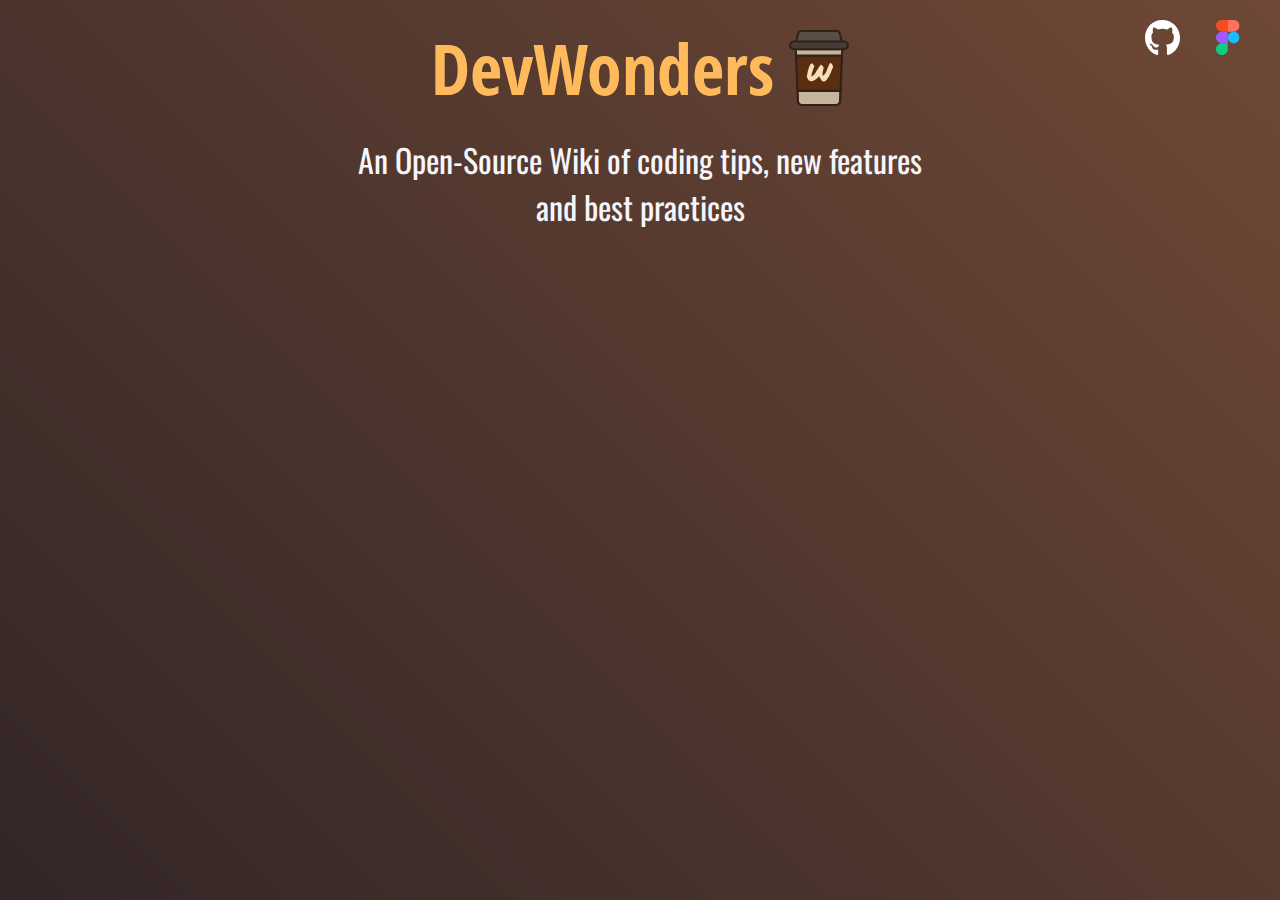
<file: index.html>
<!DOCTYPE html>
<html lang="en">

<head>
    <meta charset="UTF-8">
    <meta name="viewport" content="width=device-width, initial-scale=1.0">
    <meta name="theme-color" content="#54342f">
    <link rel="icon" href="./public/icons/favicon.svg" type="image/x-icon">
    <link rel="stylesheet" href="css/global.css">
    <link rel="stylesheet" href="css/home.css">
    <script src="./js/glow.js" defer></script>
    <title>DevWonders</title>
</head>

<body>
    <div>
        <h1 translate="no">DevWonders</h1>
        <img src="./public/icons/favicon.svg" alt="Logo">
    </div>
    <a target="_blank" href="https://github.com/LDrawe/devwonders">
        <img class="socials" src="./public/icons/github.svg" alt="Github Logo" style="--right: 100px">
    </a>
    <a target="_blank"
        href="https://www.figma.com/file/MgxD8j0oAzcquhuCH9x4Hq/DevWonders?type=design&node-id=4%3A9&mode=design&t=KMVYThqEfEpXnkc6-1">
        <img class="socials" src="./public/icons/figma.svg" alt="Figma Logo" style="--right: 40px">
    </a>
    <h2>An Open-Source Wiki of coding tips, new features and best practices</h2>
    <div id="cards">
        <a class="card" style="--border-color: var(--html); --index: 0" href="./pages/html.html">
            <img src="./public/icons/html.svg" alt="HTML Logo">
        </a>
        <a class="card" style="--border-color: var(--css); --index: 1" href="./pages/css.html">
            <img src="./public/icons/css.svg" alt="CSS Logo">
        </a>
        <a class="card" style="--border-color: var(--js); --index: 2" href="./pages/js.html">
            <img src="./public/icons/js.svg" alt="Javascript Logo">
        </a>
        <a class="card" style="--border-color: var(--html); --index: 2" href="./pages/git.html">
            <img src="./public/icons/git.svg" alt="Git Logo">
        </a>
    </div>
</body>

</html>
</file>
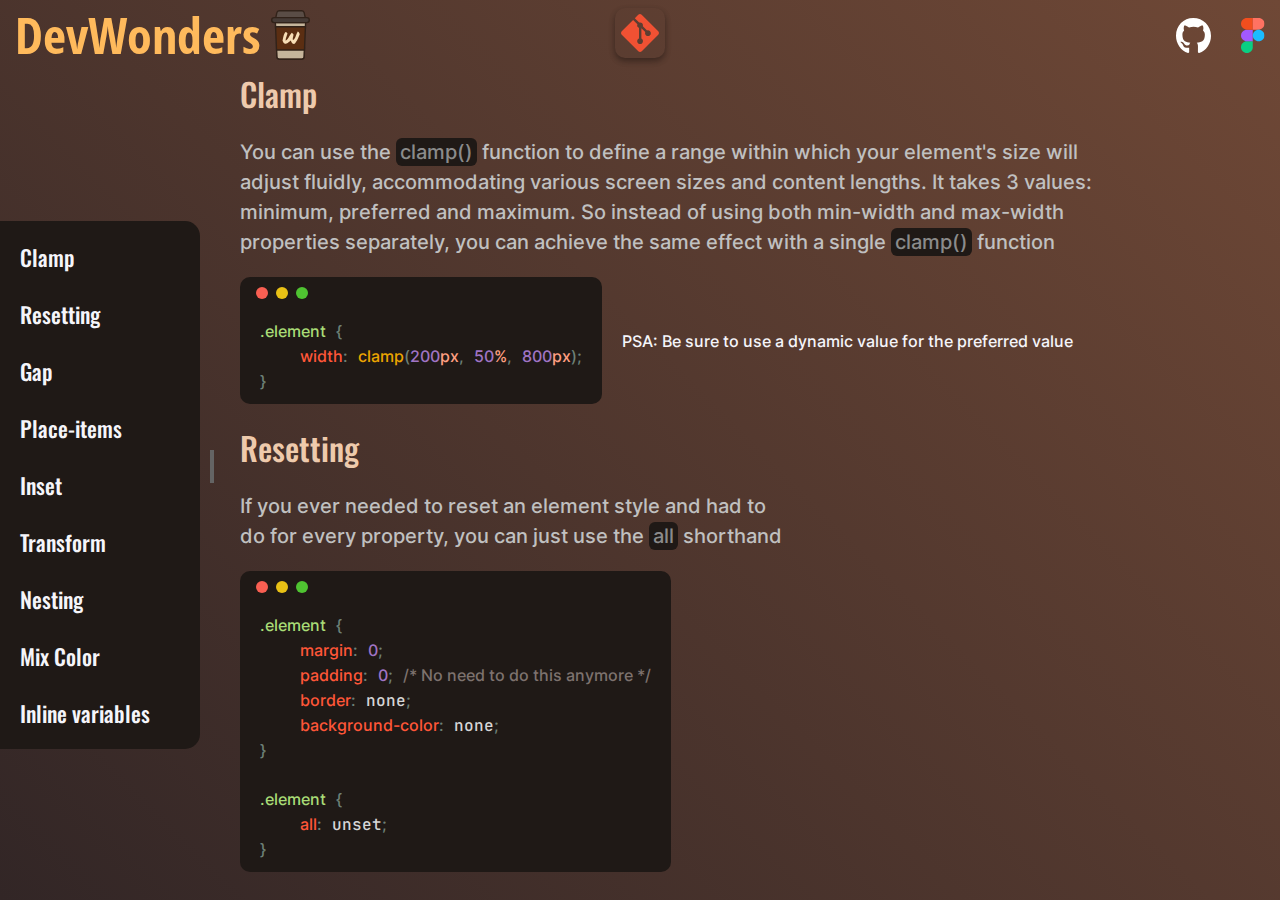
<file: pages/css.html>
<!DOCTYPE html>
<html lang="en">

<head>
    <meta charset="UTF-8">
    <meta name="viewport" content="width=device-width, initial-scale=1.0">
    <meta name="theme-color" content="#54342f">
    <link rel="icon" href="../public/icons/favicon.svg" type="image/x-icon">
    <link rel="stylesheet" href="../css/global.css">
    <link rel="stylesheet" href="../css/styles.css">
    <link rel="stylesheet" href="../css/prism.css">
    <script src="../js/nav.js" defer></script>
    <script src="../js/prism.js" defer></script>
    <script src="../js/sidebar.js" defer></script>
    <title>DevWonders</title>
</head>

<body>
    <header>
        <a href="../index.html">
            <h1>DevWonders</h1>
            <img src="../public/icons/favicon.svg" alt="Logo">
        </a>
        <div id="dropdown_container">
            <img src="../public/icons/git.svg" alt="Git logo">
            <nav>
                <ul>
                    <li><a style="--color: var(--html)" href="html.html">HTML</a></li>
                    <li><a style="--color: var(--js)" href="js.html">JavaScript</a></li>
                    <li><a style="--color: var(--html)" href="git.html">Git</a></li>
                </ul>
            </nav>
        </div>
        <div class="socials">
            <a target="_blank" href="https://github.com/LDrawe/devwonders">
                <img class="socials" src="../public/icons/github.svg" alt="Github Logo" style="--right: 100px">
            </a>
            <a target="_blank"
                href="https://www.figma.com/file/MgxD8j0oAzcquhuCH9x4Hq/DevWonders?type=design&node-id=4%3A9&mode=design&t=KMVYThqEfEpXnkc6-1">
                <img class="socials" src="../public/icons/figma.svg" alt="Figma Logo" style="--right: 40px">
            </a>
        </div>
    </header>
    <main>
        <nav>
            <ul>
            </ul>
        </nav>
        <article>
            <button id="rtn-btn" title="Return to top" type="button">
                <img src="../public/icons/up.svg" alt="Return to top" height="30">
            </button>
            <button id="sidebar-Control" title="Toggle sidebar" type="button">
                <span></span>
            </button>
            <section>
                <h2>
                    Clamp
                </h2>
                <p>
                    You can use the <span class="keyword">clamp()</span> function to define a range within which your element's size will adjust
                    fluidly, accommodating
                    various screen sizes and content lengths. It takes 3 values: minimum, preferred and maximum.
                    So instead of using both min-width and max-width properties separately, you
                    can achieve the same effect with a single <span class="keyword">clamp()</span> function
                </p>
                <div>
                    <div>
                        <div class="language-control">
                            <span></span>
                        </div>
                        <pre>
                            <code class="language-css code-block">
                                .element {
                                    width: clamp(200px, 50%, 800px);
                                }
                            </code>
                        </pre>
                    </div>
                    <span>PSA: Be sure to use a dynamic value for the preferred value</span>
                </div>
            </section>
            <Section>
                <h2>
                    Resetting
                </h2>
                <p>
                    If you ever needed to reset an element style and had to do for every property, you can just use the
                    <span class="keyword">all</span> shorthand
                </p>
                <div>
                    <div>
                        <div class="language-control">
                            <span></span>
                        </div>
                        <pre>
                            <code class="language-css code-block">
                                .element {
                                    margin: 0;
                                    padding: 0; /* No need to do this anymore */
                                    border: none;
                                    background-color: none;
                                }

                                .element {
                                    all: unset;
                                }
                            </code>
                        </pre>
                    </div>
                </div>
            </Section>
            <section>
                <h2>
                    Gap
                </h2>
                <p>
                    Getting consistent spacing between elements often involved
                    meticulously setting margins on the elements individually.
                    For this you can use the <span class="keyword">gap</span> property.
                    It's a shorthand for <span class="keyword">row-gap</span> and <span class="keyword">column-gap</span>. It defines the size of the gap
                    between the rows and between the columns in flexbox or grid layout.
                    No need to manually set margin for each element anymore!
                </p>
                <div>
                    <div>
                        <div class="language-control">
                            <span></span>
                        </div>
                        <pre>
                            <code class="language-css code-block">
                                .element {
                                    gap: 50px;
                                }
                            </code>
                        </pre>
                    </div>
                </div>
            </section>
            <section>
                <h2>
                    Place-items
                </h2>
                <p>
                    Speaking of grid, <span class="keyword">place-items</span> is also a shorthand, for align-items and justify-items, meaning you
                    can now center your divs with less lines of code
                </p>
                <div>
                    <div>
                        <div class="language-control">
                            <span></span>
                        </div>
                        <pre>
                            <code class="language-css code-block">
                                .element {
                                    place-items: center;
                                }
                            </code>
                        </pre>
                    </div>
                </div>
            </section>
            <section>
                <h2>
                    Inset
                </h2>
                <p>
                    Ever needed to manually set the <span class="keyword">top</span>, <span class="keyword">right</span>, <span class="keyword">bottom</span> and <span class="keyword">left</span> property of an element? This css
                    property is a shorthand for these, respectively
                </p>
                <div>
                    <div>
                        <div class="language-control">
                            <span></span>
                        </div>
                        <pre>
                            <code class="language-css code-block">
                                .element {
                                    inset: 0 10px 20px 20px; 
                                    /* top, right, bottom and left */
                                }
                            </code>
                        </pre>
                    </div>
                </div>
            </section>
            <section>
                <h2>
                    Transform
                </h2>
                <p>
                    You can also strip the <span class="keyword">scale</span>, <span class="keyword">rotate</span> and <span class="keyword">translate</span> out of the transform property and use them
                    individually
                </p>
                <div>
                    <div>
                        <div class="language-control">
                            <span></span>
                        </div>
                        <pre>
                            <code class="language-css code-block">
                                .element {
                                    scale: 2;
                                    rotate: 90deg;
                                    translate: 50px;
                                }
                            </code>
                        </pre>
                    </div>
                </div>
            </section>
            <section>
                <h2>
                    Nesting
                </h2>
                <p>
                    One of the primary reasons I've used SASS was because of it's rule nesting, something CSS didn't
                    have. Well not anymore, as of December 2023, this feature works across the latest devices and major
                    browser versions. It allows you to write CSS in a more concise way, eliminating tons of duplicate
                    rule selectors from you code
                </p>
                <div>
                    <div>
                        <div class="language-control">
                            <span></span>
                        </div>
                        <pre>
                            <code class="language-css code-block">
                                .grid {
                                    .card {
                                        background: blue;
                                    }
                                }
                            </code>
                        </pre>
                    </div>
                </div>
            </section>
            <section>
                <h2>
                    Mix Color
                </h2>
                <p>
                    This is a function that take 2 colors as arguments and mixes them in the specified colorspace.
                    Mostly useful for when you have a list of elements and want to create a gradient at different levels
                </p>
                <div>
                    <div>
                        <div class="language-control">
                            <span></span>
                        </div>
                        <pre>
                            <code class="language-css code-block">
                                .button {
                                    background-color: color-mix(in srgb, red, blue);
                                }
                            </code>
                        </pre>
                    </div>
                    <button style="background-color: color-mix(in srgb, red, blue);">Send</button>
                </div>
            </section>
            <section>
                <h2>
                    Inline variables
                </h2>
                <p>
                    This section is a mix between HTML and CSS and kind more of an . But let's suppose you have 3
                    texts and they're all
                    different colors. You'd probably do this:
                </p>
                <div>
                    <div>
                        <div class="language-control">
                            <span></span>
                        </div>
                        <pre>
                            <code class="language-css code-block">
                                .text1 {
                                    color: orange;
                                }
                                .text2 {
                                    color: blue;
                                }
                                .text3 {
                                    color: yellow;
                                }
                            </code>
                        </pre>
                    </div>
                </div>
                <p>
                    You can simplify this CSS by giving each span an inline variable with it's color
                </p>
                <div>
                    <div>
                        <div class="language-control">
                            <span></span>
                        </div>
                        <pre>
                            <code class="language-html code-block"><!--
                                <span style="--color: orange">HTML</span>
                                <span style="--color: blue">CSS</span>
                                <span style="--color: yellow">JS</span>
                        --></code>
                        </pre>
                    </div>
                    <div>
                        <div class="language-control">
                            <span></span>
                        </div>
                        <pre>
                            <code class="language-css code-block">
                                span {
                                    color: var(--color);
                                }
                            </code>
                        </pre>
                    </div>
                </div>
            </section>
        </article>
    </main>
</body>

</html>
</file>
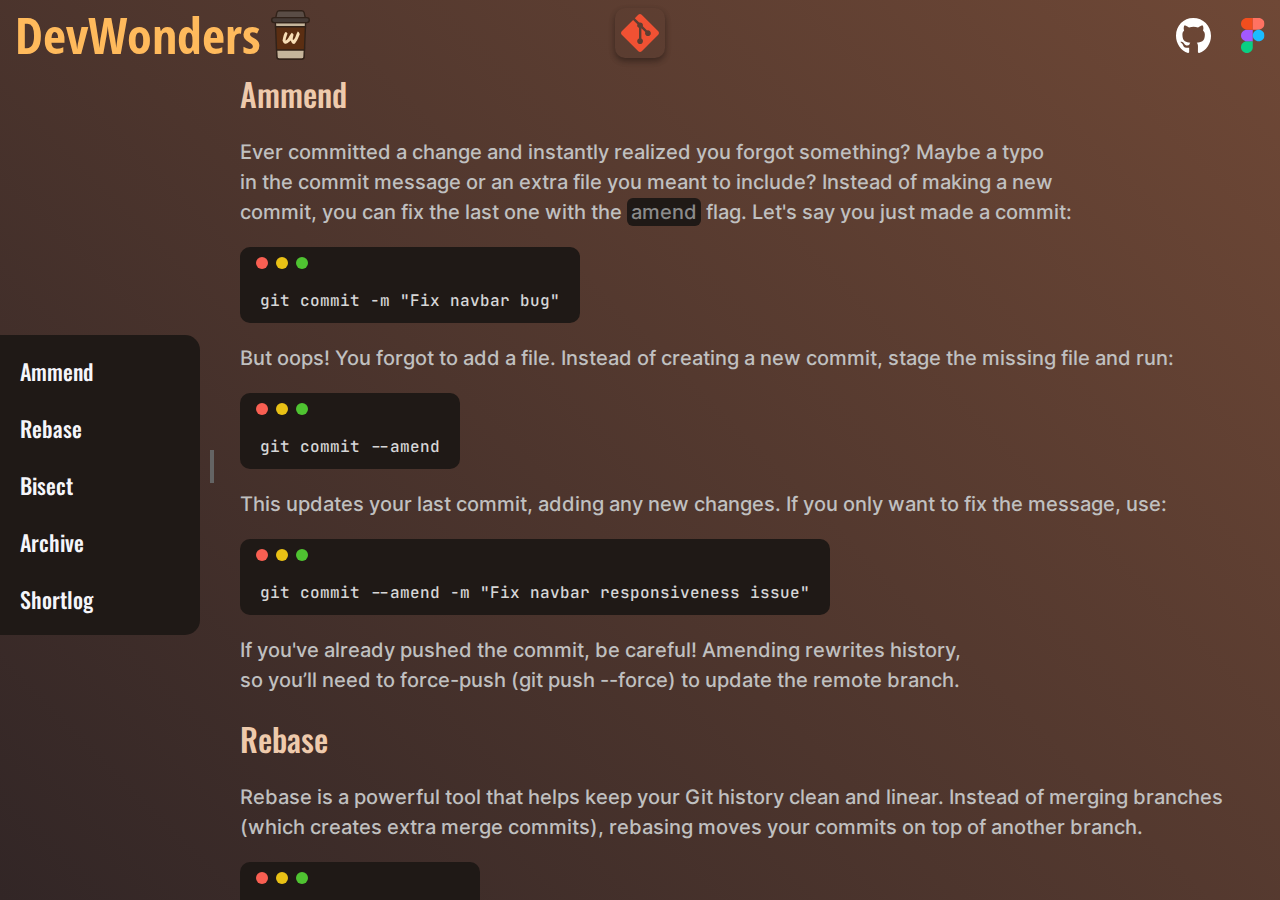
<file: pages/git.html>
<!DOCTYPE html>
<html lang="en">

<head>
    <meta charset="UTF-8">
    <meta name="viewport" content="width=device-width, initial-scale=1.0">
    <meta name="theme-color" content="#54342f">
    <link rel="icon" href="../public/icons/favicon.svg" type="image/x-icon">
    <link rel="stylesheet" href="../css/global.css">
    <link rel="stylesheet" href="../css/styles.css">
    <link rel="stylesheet" href="../css/prism.css">
    <script src="../js/nav.js" defer></script>
    <script src="../js/prism.js" defer></script>
    <script src="../js/sidebar.js" defer></script>
    <title>DevWonders</title>
</head>

<body>
    <header>
        <a href="../index.html">
            <h1>DevWonders</h1>
            <img src="../public/icons/favicon.svg" alt="Logo">
        </a>
        <div id="dropdown_container">
            <img src="../public/icons/git.svg" alt="Git logo">
            <nav>
                <ul>
                    <li><a style="--color: var(--html)" href="html.html">HTML</a></li>
                    <li><a style="--color: var(--css)" href="css.html">CSS</a></li>
                    <li><a style="--color: var(--js)" href="js.html">JavaScript</a></li>
                </ul>
            </nav>
        </div>
        <div class="socials">
            <a target="_blank" href="https://github.com/LDrawe/devwonders">
                <img class="socials" src="../public/icons/github.svg" alt="Github Logo" style="--right: 100px">
            </a>
            <a target="_blank"
                href="https://www.figma.com/file/MgxD8j0oAzcquhuCH9x4Hq/DevWonders?type=design&node-id=4%3A9&mode=design&t=KMVYThqEfEpXnkc6-1">
                <img class="socials" src="../public/icons/figma.svg" alt="Figma Logo" style="--right: 40px">
            </a>
        </div>
    </header>
    <main>
        <nav>
            <ul>
            </ul>
        </nav>
        <article>
            <button id="rtn-btn" title="Return to top" type="button">
                <img src="../public/icons/up.svg" alt="Return to top" height="30">
            </button>
            <button id="sidebar-Control" title="Toggle sidebar" type="button" aria-label="Toggle sidebar">
                <span></span>
            </button>
            <section>
                <h2>
                    Ammend
                </h2>
                <p>
                    Ever committed a change and instantly realized you forgot something? Maybe a typo in the commit
                    message or an extra file you meant to include? Instead of making a new commit, you can fix the last
                    one with the <span class="keyword">amend</span> flag. Let's say you just made a commit:
                </p>
                <div>
                    <div>
                        <div class="language-control">
                            <span></span>
                        </div>
                        <pre>
                            <code class="language-bash code-block">
                                git commit -m "Fix navbar bug"
                            </code>
                        </pre>
                    </div>
                </div>
                <p>
                    But oops! You forgot to add a file. Instead of creating a new commit, stage the missing file and
                    run:
                </p>
                <div>
                    <div>
                        <div class="language-control">
                            <span></span>
                        </div>
                        <pre>
                            <code class="language-bash code-block">
                                git commit --amend
                            </code>
                        </pre>
                    </div>
                </div>
                <p>
                    This updates your last commit, adding any new changes. If you only want to fix the message, use:
                </p>
                <div>
                    <div>
                        <div class="language-control">
                            <span></span>
                        </div>
                        <pre>
                            <code class="language-bash code-block">
                                git commit --amend -m "Fix navbar responsiveness issue"
                            </code>
                        </pre>
                    </div>
                </div>
                <p>
                    If you've already pushed the commit, be careful! Amending rewrites history, so you’ll need to
                    force-push (git push --force) to update the remote branch.
                </p>
            </section>
            <section>
                <h2>
                    Rebase
                </h2>
                <p>
                    Rebase is a powerful tool that helps keep your Git history clean and linear. Instead of merging
                    branches (which creates extra merge commits), rebasing moves your commits on top of another branch.
                </p>
                <div>
                    <div>
                        <div class="language-control">
                            <span></span>
                        </div>
                        <pre>
                            <code class="language-bash code-block">
                                git checkout feature
                                git rebase main
                            </code>
                        </pre>
                    </div>
                </div>
                <p>Before rebasing:</p>
                <div>
                    <div>
                        <div class="language-control">
                            <span></span>
                        </div>
                        <pre>
                            <code class="language-bash code-block">
                                main:    A --- B --- C
                                            \
                                feature:       D --- E
                            </code>
                        </pre>
                    </div>
                </div>
                <p>After rebasing:</p>
                <div>
                    <div>
                        <div class="language-control">
                            <span></span>
                        </div>
                        <pre>
                            <code class="language-bash code-block">
                                main:    A --- B --- C --- D --- E
                            </code>
                        </pre>
                    </div>
                </div>
            </section>
            <section>
                <h2>
                    Bisect
                </h2>
                <p>
                    Got a bug and don't know which commit caused it? Let Git do the detective work with bisect. It uses
                    binary search to find the commit that introduced a bug. Start by running:
                </p>
                <div>
                    <div>
                        <div class="language-control">
                            <span></span>
                        </div>
                        <pre>
                            <code class="language-git code-block">
                                git bisect start
                                git bisect bad  # Mark the current commit as bad
                                git bisect good <!--<commit-hash>--> # Mark an older known good commit
                            </code>
                        </pre>
                    </div>
                </div>
                <p>
                    Git will check out a commit in between. Keep marking until you find the culprit. Eventually there
                    will be no more revisions left to inspect, and the command will print out a description of the first
                    bad commit.When you’re done, run:
                </p>
                <div>
                    <div>
                        <div class="language-control">
                            <span></span>
                        </div>
                        <pre>
                            <code class="language-git code-block">
                                git bisect reset
                            </code>
                        </pre>
                    </div>
                </div>
            </section>
            <section>
                <h2>
                    Archive
                </h2>
                <p>
                    Want to send your project's source code but without the Git history? Instead of manually deleting
                    .git, just run:
                </p>
                <div>
                    <div>
                        <div class="language-control">
                            <span></span>
                        </div>
                        <pre>
                            <code class="language-bash code-block">
                                git archive --format=zip HEAD -o project.zip
                            </code>
                        </pre>
                    </div>
                </div>
            </section>
            <section>
                <h2>
                    Shortlog
                </h2>
                <p>
                    If you want a quick summary of the contributions in your repository, <span class="keyword">git
                        shortlog</span> can help. It groups commits by author and summarizes the commit history.
                </p>
                <div>
                    <div>
                        <div class="language-control">
                            <span></span>
                        </div>
                        <pre>
                            <code class="language-bash code-block">
                                git shortlog
                                git shortlog -s #Shows a summary with only the number of commits for each author.
                            </code>
                        </pre>
                    </div>
                </div>
            </section>
        </article>
    </main>
</body>

</html>
</file>
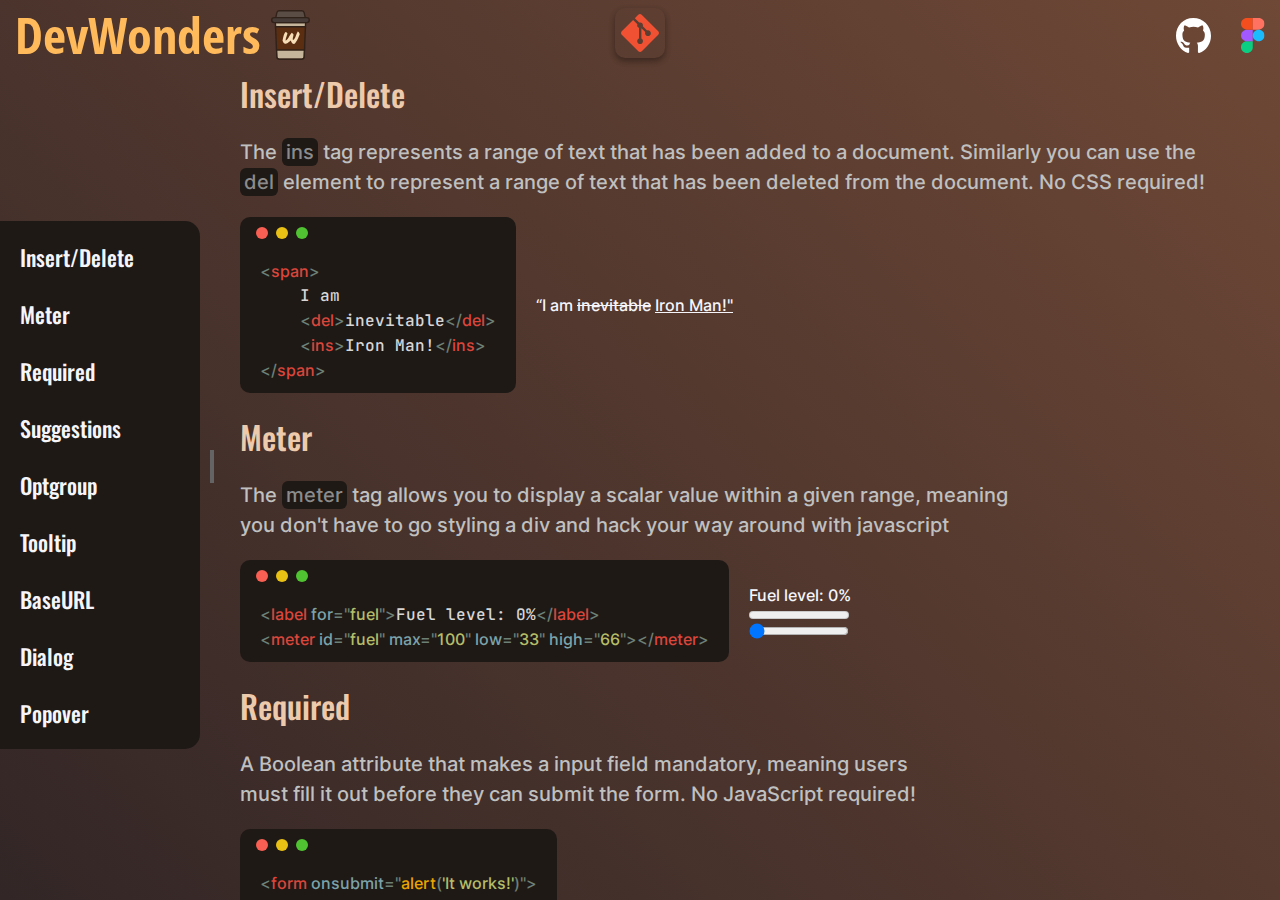
<file: pages/html.html>
<!DOCTYPE html>
<html lang="en">

<head>
    <meta charset="UTF-8">
    <meta name="viewport" content="width=device-width, initial-scale=1.0">
    <meta name="theme-color" content="#54342f">
    <link rel="icon" href="../public/icons/favicon.svg" type="image/x-icon">
    <link rel="stylesheet" href="../css/global.css">
    <link rel="stylesheet" href="../css/styles.css">
    <link rel="stylesheet" href="../css/html.css">
    <link rel="stylesheet" href="../css/prism.css">
    <script src="../js/nav.js" defer></script>
    <script src="../js/sidebar.js" defer></script>
    <script src="../js/input.js" defer></script>
    <script src="../js/prism.js" defer></script>
    <title>DevWonders</title>
</head>

<body>
    <header>
        <a href="../index.html">
            <h1>DevWonders</h1>
            <img src="../public/icons/favicon.svg" alt="Logo">
        </a>
        <div id="dropdown_container">
            <img src="../public/icons/git.svg" alt="Git logo">
            <nav>
                <ul>
                    <li><a style="--color: var(--css)" href="css.html">CSS</a></li>
                    <li><a style="--color: var(--js)" href="js.html">JavaScript</a></li>
                    <li><a style="--color: var(--html)" href="git.html">Git</a></li>
                </ul>
            </nav>
        </div>
        <div class="socials">
            <a target="_blank" href="https://github.com/LDrawe/devwonders">
                <img class="socials" src="../public/icons/github.svg" alt="Github Logo" style="--right: 100px">
            </a>
            <a target="_blank"
                href="https://www.figma.com/file/MgxD8j0oAzcquhuCH9x4Hq/DevWonders?type=design&node-id=4%3A9&mode=design&t=KMVYThqEfEpXnkc6-1">
                <img class="socials" src="../public/icons/figma.svg" alt="Figma Logo" style="--right: 40px">
            </a>
        </div>
    </header>
    <main>
        <nav>
            <ul>
            </ul>
        </nav>
        <article>
            <button id="rtn-btn" title="Return to top" type="button">
                <img src="../public/icons/up.svg" alt="Return to top" height="30">
            </button>
            <button id="sidebar-Control" title="Toggle sidebar" type="button">
                <span></span>
            </button>
            <section>
                <h2>
                    Insert/Delete
                </h2>
                <p>
                    The <span class="keyword">ins</span> tag represents a range of text that has been added to a
                    document.
                    Similarly you can use the <span class="keyword">del</span> element to represent a range of text that
                    has
                    been deleted from the document. No CSS required!
                </p>
                <div>
                    <div>
                        <div class="language-control">
                            <span></span>
                        </div>
                        <pre>
                            <code class="code-block language-html"><!-- 
                                <span>
                                    I am
                                    <del>inevitable</del>
                                    <ins>Iron Man!</ins>
                                </span>
                        --></code>
                        </pre>
                    </div>
                    <span>
                        “I am
                        <del>inevitable</del>
                        <ins>Iron Man!"</ins>
                    </span>
                </div>
            </section>
            <section>
                <h2>
                    Meter
                </h2>
                <p>
                    The <span class="keyword">meter</span> tag allows you to display a scalar value within a given
                    range, meaning you don't have to
                    go styling a div and hack your way around with javascript
                </p>
                <div>
                    <div>
                        <div class="language-control">
                            <span></span>
                        </div>
                        <pre>
                            <code class="language-html code-block"><!-- 
                                <label for="fuel">Fuel level: 0%</label>
                                <meter id="fuel" max="100" low="33" high="66"></meter> 
                            --></code>
                        </pre>
                    </div>
                    <div class="flex-column">
                        <label for="fuel">Fuel level: 0%</label>
                        <meter id="fuel" max="100" low="33" high="66" optimum="80"></meter>
                        <input type="range" value="0" title="Fuel Level">
                    </div>
                </div>

            </section>

            <section>
                <h2>
                    Required
                </h2>
                <p>
                    A Boolean attribute that makes a input field mandatory, meaning users must fill it out before they
                    can submit the form. No JavaScript required!
                </p>
                <div>
                    <div>
                        <div class="language-control">
                            <span></span>
                        </div>
                        <pre>
                            <code class="language-html code-block"><!--
                                <form onsubmit="alert('It works!')">
                                    <input
                                            placeholder="User"
                                            required="true"
                                        >
                                    <button type="submit">
                                        Login
                                    </button>
                                </form> 
                        --></code>
                        </pre>
                    </div>
                    <form onsubmit="event.preventDefault(); alert('It works!')">
                        <input placeholder="Type your country..." required>
                        <button type="submit">Submit</button>
                    </form>
                </div>
            </section>

            <section>
                <h2>
                    Suggestions
                </h2>
                <p>
                    Use the <span class="keyword">datalist</span> tag to suggest values for an input when the user is
                    typing.
                    To make the options appear, we give it a unique <span class="keyword">ID</span>,
                    and then add the <span class="keyword">list</span> attribute to the <span
                        class="keyword">input</span> element with the same <span class="keyword">ID</span> as value. It
                    also works on mobile
                </p>
                <div>
                    <div>
                        <div class="language-control">
                            <span></span>
                        </div>
                        <pre>
                            <code class="language-html code-block"><!--
                                <input
                                    placeholder="Type your country..."
                                    list="countries"
                                >
                                <datalist id="countries">
                                    <option value="Uk"></option>
                                    <option value="Germany"></option>
                                    <option value="Italy"></option>
                                    <option value="Brazil"></option>
                                    <option value="Mexico"></option>
                                    <option value="USA"></option>
                                </datalist>
                        --></code>
                        </pre>
                    </div>
                    <input placeholder="Type your country..." list="paises">
                    <datalist id="paises">
                        <option value="Uk">
                        <option value="Germany">
                        <option value="Italy">
                        <option value="Brazil">
                        <option value="Mexico">
                        <option value="USA">
                    </datalist>
                </div>
            </section>

            <section>
                <h2>
                    Optgroup
                </h2>
                <p>
                    The <span class="keyword">optgroup</span> tag creates a grouping of options within a <span
                        class="keyword">select</span> element.
                </p>
                <div>
                    <div>
                        <div class="language-control">
                            <span></span>
                        </div>
                        <pre>
                            <code class="language-html code-block"><!--
                                <select>
                                    <optgroup label="Europe">
                                        <option value="Uk">United Kingdom</option>
                                        <option value="Germany">Germany</option>
                                        <option value="Italy">Italy</option>
                                    </optgroup>
                                    <optgroup label="Americas">
                                        <option value="Brazil">Brazil</option>
                                        <option value="Mexico">Mexico</option>
                                        <option value="USA">United States</option>
                                    </optgroup>
                                </select>
                            --></code>
                        </pre>
                    </div>
                    <div class="flex-column">
                        <label for="country-selector">Select your Country:</label>
                        <select id="country-selector">
                            <optgroup label="Europe">
                                <option value="Uk">United Kingdom</option>
                                <option value="Germany">Germany</option>
                                <option value="Italy">Italy</option>
                            </optgroup>
                            <optgroup label="Americas">
                                <option value="Brazil">Brazil</option>
                                <option value="Mexico">Mexico</option>
                                <option value="USA">United States</option>
                            </optgroup>
                        </select>
                    </div>
                </div>
            </section>

            <section>
                <h2>
                    Tooltip
                </h2>
                <p>
                    The <span class="keyword">title</span> attribute provides additional information about an element.
                    This information is typically
                    displayed as a tooltip text when the mouse hovers over the element.
                </p>
                <div>
                    <div>
                        <div class="language-control">
                            <span></span>
                        </div>
                        <pre>
                            <code class="language-html code-block"><!--
                                    <button title="Okey Dokey">Hover Me</button>
                        --></code>
                        </pre>
                    </div>
                    <button title="Okey Dokey">Hover me</button>
                </div>
            </section>

            <section>
                <h2>
                    BaseURL
                </h2>
                <p>
                    If you have various links that point to the same website, and they all start with the same base
                    address, you can define this tag in the head section to simplify and make your links more readable
                </p>
                <div>
                    <div>
                        <div class="language-control">
                            <span></span>
                        </div>
                        <pre>
                            <code class="language-html code-block"><!--
                                <base href="" target="_blank">
                        --></code>
                        </pre>
                    </div>
                </div>
            </section>

            <section>
                <h2>
                    Dialog
                </h2>
                <p>
                    To build a dialog from scratch it was pratically the norm to use some divs as backdrops/modals and
                    some css/javascript hacks to get the job done. It always felt way harder than it needed to be.
                </p>
                <p>
                    This is a newer HTML element specifically designed for creating modal dialogs. It offers a more
                    modern and semantic approach and has built-in accessibility features and javascript methods to show
                    or hide itself. It also eliminate the need for divs as backdrops as it has it's own css
                    pseudo-element
                </p>
                <div>
                    <div>
                        <div class="language-control">
                            <span></span>
                        </div>
                        <pre>
                            <code class="language-html code-block"><!--
                                <dialog id="dialog">
                                    <p>Hey, a native dialog with just a few lines!</p>
                                    <button onclick="dialog.close()">Close</button>
                                </dialog>
                                <button onclick="dialog.showModal()">Open Dialog</button>
                        --></code>
                        </pre>
                    </div>
                    <dialog id="modal">
                        <p>Hey, a native dialog with just a few lines!</p>
                        <button onclick="modal.close()" type="button">Close</button>
                    </dialog>
                    <button onclick="modal.showModal()" type="button">Open Dialog</button>
                </div>
            </section>

            <section>
                <h2>
                    Popover
                </h2>
                <p>
                    Similarly to the dialog, a new element recently added is the popover, it's still in experiment
                    support.
                    Think of it as the <span class="keyword">dialog</span> element's little cousin, specializing in
                    quick bursts of information rather than full-blown modal experiences. No more need to write
                    javascript or tricky css using <span class="keyword"> :focus-within</span>
                </p>
                <!-- <div>
                    <div>
                        <div class="language-control">
                            <span></span>
                        </div>
                        <pre>
                            <code class="language-html code-block">
                                <button popovertarget="mydiv">Click Me</button>
                                <div id="mydiv">
                                    <p>Cool ain't it?</p>
                                </div>
                            </code>
                        </pre>
                    </div>
                    <button popovertarget="pop" type="button">Click Me</button>
                    <div id="pop" popover>
                        Cool ain't it?
                    </div>
                </div> -->
            </section>
        </article>
    </main>
</body>

</html>
</file>
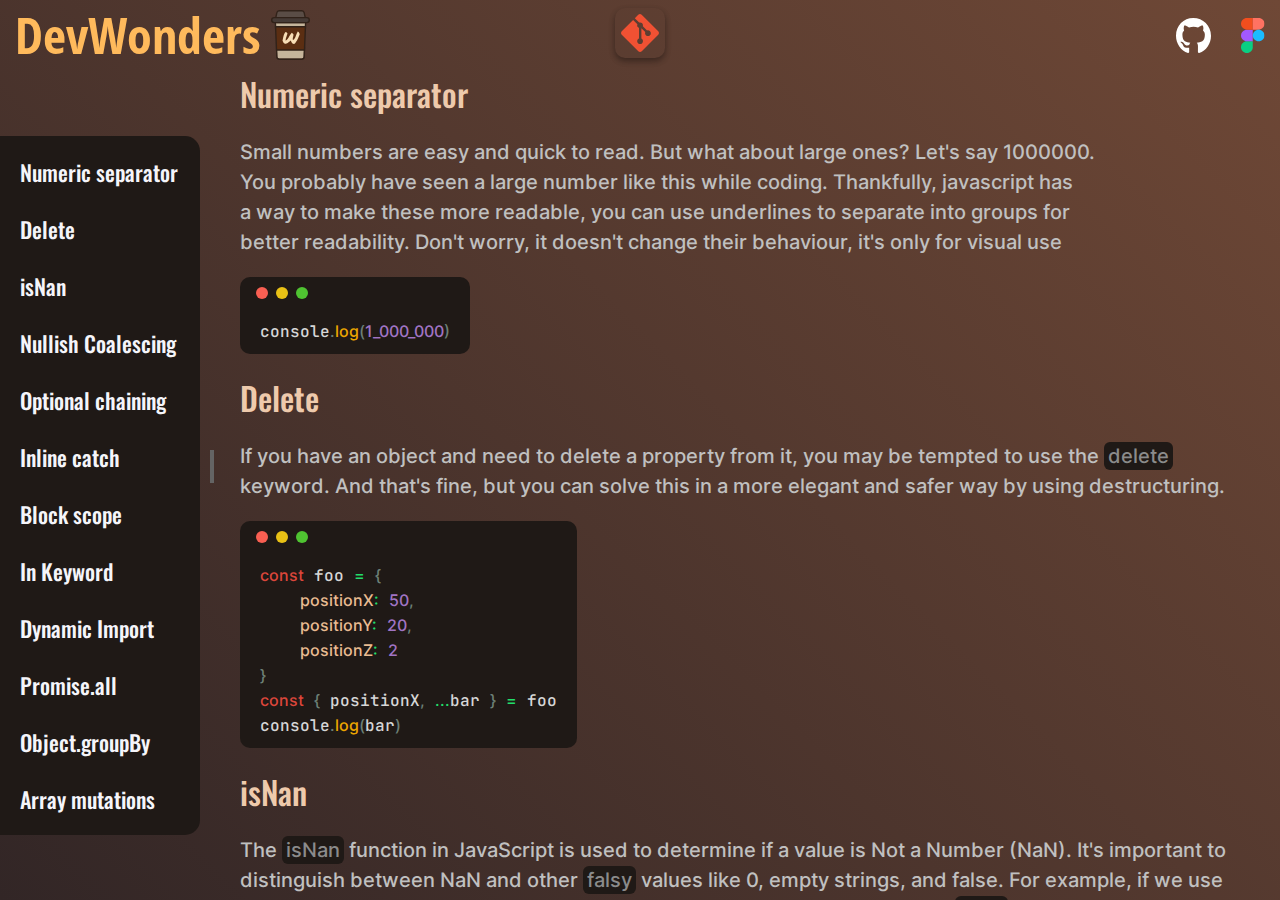
<file: pages/js.html>
<!DOCTYPE html>
<html lang="en">

<head>
    <meta charset="UTF-8">
    <meta name="viewport" content="width=device-width, initial-scale=1.0">
    <meta name="theme-color" content="#54342f">
    <link rel="icon" href="../public/icons/favicon.svg" type="image/x-icon">
    <link rel="stylesheet" href="../css/global.css">
    <link rel="stylesheet" href="../css/styles.css">
    <link rel="stylesheet" href="../css/prism.css">
    <script src="../js/nav.js" defer></script>
    <script src="../js/prism.js" defer></script>
    <script src="../js/sidebar.js" defer></script>
    <title>DevWonders</title>
</head>

<body>
    <header>
        <a href="../index.html">
            <h1>DevWonders</h1>
            <img src="../public/icons/favicon.svg" alt="Logo">
        </a>
        <div id="dropdown_container">
            <img src="../public/icons/git.svg" alt="Git logo">
            <nav>
                <ul>
                    <li><a style="--color: var(--html)" href="html.html">HTML</a></li>
                    <li><a style="--color: var(--css)" href="css.html">CSS</a></li>
                    <li><a style="--color: var(--html)" href="git.html">Git</a></li>
                </ul>
            </nav>
        </div>
        <div class="socials">
            <a target="_blank" href="https://github.com/LDrawe/devwonders">
                <img class="socials" src="../public/icons/github.svg" alt="Github Logo" style="--right: 100px">
            </a>
            <a target="_blank"
                href="https://www.figma.com/file/MgxD8j0oAzcquhuCH9x4Hq/DevWonders?type=design&node-id=4%3A9&mode=design&t=KMVYThqEfEpXnkc6-1">
                <img class="socials" src="../public/icons/figma.svg" alt="Figma Logo" style="--right: 40px">
            </a>
        </div>
    </header>
    <main>
        <nav>
            <ul>
            </ul>
        </nav>
        <article>
            <button id="rtn-btn" title="Return to top" type="button">
                <img src="../public/icons/up.svg" alt="Return to top" height="30">
            </button>
            <button id="sidebar-Control" title="Toggle sidebar" type="button">
                <span></span>
            </button>
            <section>
                <h2>
                    Numeric separator
                </h2>
                <p>
                    Small numbers are easy and quick to read. But what about large ones? Let's say
                    1000000.
                    You probably have seen a large number like this while coding. Thankfully, javascript has
                    a way to make these more readable, you can use underlines to separate into groups for better readability. 
                    Don't worry, it doesn't change their behaviour, it's only for visual use
                </p>
                <div>
                    <div>
                        <div class="language-control">
                            <span></span>
                        </div>
                        <pre>
                            <code class="language-javascript code-block">
                                console.log(1_000_000)
                            </code>
                        </pre>
                    </div>
                </div>
            </section>
            <section>
                <h2>
                    Delete
                </h2>
                <p>
                    If you have an object and need to delete a property from it, you may be tempted to use the <span class="keyword">delete</span>
                    keyword. And that's fine, but you can solve this in a more elegant and safer way by using
                    destructuring.
                </p>
                <div>
                    <div>
                        <div class="language-control">
                            <span></span>
                        </div>
                        <pre>
                            <code class="language-javascript code-block">
                                const foo = {
                                    positionX: 50,
                                    positionY: 20,
                                    positionZ: 2
                                }
                                const { positionX, ...bar } = foo
                                console.log(bar)
                            </code>
                        </pre>
                    </div>
                </div>
            </section>
            <section>
                <h2>
                    isNan
                </h2>
                <p>
                    The <span class="keyword">isNan</span> function in JavaScript is used to determine if a value is Not a Number (NaN). It's
                    important to distinguish between NaN and other <span class="keyword">falsy</span> values like 0, empty strings, and false. For example, if we use the bang operator to check for a valid input, because javascript sees 0 as a <span class="keyword">falsy</span> value, it would flip a <span class="keyword">falsy</span> value to <span class="keyword truthy">true</span>, even if it's a valid one in our scenario. That's when you should use the isNan function
                </p>
                <div>
                    <div>
                        <div class="language-control">
                            <span></span>
                        </div>
                        <pre>
                            <code class="language-javascript code-block">
                                let numberOfMessages = 0
                                // This would run, even though it's a valid input
                                if(!numberOfMessages) {
                                    throw new Error('Invalid value')
                                }
                            </code>
                        </pre>
                    </div>
                    <div>
                        <div class="language-control">
                            <span></span>
                        </div>
                        <pre>
                            <code class="language-javascript code-block">
                                let numberOfMessages = 0
                                if(isNan(numberOfMessages)) {
                                    throw new Error('Invalid value')
                                }
                                console.log(`You have ${numberOfMessages} unread messages`)
                            </code>
                        </pre>
                    </div>
                </div>
            </section>
            <section>
                <h2>
                    Nullish Coalescing
                </h2>
                <p>
                    The <span class="keyword">||</span> (OR) operator  is used to provide default values or check for truthy
                    conditions. We often rely on it because of its simplicity. However, it can
                    sometimes lead to unexpected behavior, especially when dealing with the number 0
                </p>
                <div>
                    <div>
                        <div class="language-control">
                            <span></span>
                        </div>
                        <pre>
                            <code class="language-javascript code-block">
                                let myTax = 0

                                const finalTax = myTax || 10 // Default tax if none is given
                                console.log(finalTax) // Output: 10 
                            </code>
                        </pre>
                    </div>
                </div>
                <p>
                    The intention here is to provide a base tax (10 dollars) if no value is passed. But the <span class="keyword">||</span> operator sees the tax amount as <span class="keyword">falsy</span> (because it's 0) and assigns the default value (10). This can be a bug if you actually want the code to recognize 0 as a valid value and not provide a tax. This is when the <span class="keyword">??</span> operator comes in hand. It checks if the value on the left side is either <span class="keyword">null</span> or <span class="keyword">undefined</span>. If it is, then it uses the value on the right side. This makes it perfect for setting defaults without getting tripped up by <span class="keyword">falsy</span> values like 0
                </p>
                <div>
                    <div>
                        <div class="language-control">
                            <span></span>
                        </div>
                        <pre>
                            <code class="language-javascript code-block">
                                let myTax = 0

                                const finalTax = myTax ?? 10
                                console.log(finalTax) // Output: 0 
                            </code>
                        </pre>
                    </div>
                </div>
            </section>
            <section>
                <h2>
                    Optional chaining
                </h2>
                <p>
                    Optional chaining is a powerful feature introduced in ES6+ that allows you to safely
                    access nested properties within an object. It avoids long if statement to check for the properties individually and errors when dealing with potentially
                    undefined values in the chain.
                </p>
                <div>
                    <div>
                        <div class="language-control">
                            <span></span>
                        </div>
                        <pre>
                            <code class="language-javascript code-block">
                                const user = {
                                    name: 'Alice',
                                    address: {
                                      street: '123 Main St',
                                      state: 'California'
                                    },
                                  }
                                  
                                // Even if property is undefined, it's safe to access
                                const street = user?.address?.street
                                console.log(street) // Output: "123 Main St" 
                            </code>
                        </pre>
                    </div>
                </div>
            </section>
            <section>
                <h2>
                    Inline catch
                </h2>
                <p>
                    When dealing with code that has promises, developers tend to encapsulate the entire block in a <span class="keyword">Try/Catch</span> block to prevent any errors. But when dealing with simple promises, this becomes unnecessary and adds a bit of nesting too. Instead, if it's a simple error treating, you can just catch it
                </p>
                <div>
                    <div>
                        <div class="language-control">
                            <span></span>
                        </div>
                        <pre>
                            <code class="language-javascript code-block">
                                const data = fetch('google.com').catch(error => console.error(error))
                            </code>
                        </pre>
                    </div>
                </div>
            </section>
            <section>
                <h2>
                    Block scope
                </h2>
                <p>
                    Variables declared within a block are only accessible from within that specific block. This creates a well-defined scope for each variable, preventing unintended interactions with identically named variables in other parts of your code.
                </p>
                <div>
                    <div>
                        <div class="language-control">
                            <span></span>
                        </div>
                        <pre>
                            <code class="language-javascript code-block">
                                let count = 5
                                {
                                    let count = 0
                                    console.log(count) // Output: 0
                                }
                                console.log(count) // Output: 5
                            </code>
                        </pre>
                    </div>
                </div>
            </section>
            <section>
                <h2>
                    In Keyword
                </h2>
                <p>
                    The <span class="keyword">in</span> keyword is a handy operator in JavaScript that checks if a property exists as a key within an object.
                </p>
                <div>
                    <div>
                        <div class="language-control">
                            <span></span>
                        </div>
                        <pre>
                            <code class="language-javascript code-block">
                                const person = { name: 'Alice', age: 30 }
                                console.log('name' in person) // true
                                console.log('city' in person) // false
                            </code>
                        </pre>
                    </div>
                </div>
            </section>
            <section>
                <h2>
                    Dynamic Import
                </h2>
                <p>
                    Imagine a scenario where you only want to load specific code based on certain
                    conditions. JavaScript's dynamic import functionality allows you to import modules at runtime.
                </p>
                <div>
                    <div>
                        <div class="language-control">
                            <span></span>
                        </div>
                        <pre>
                            <code class="language-javascript code-block">
                                if(userIsAdmin) {
                                    const lazyModule = await import('./admin.js')
                                }
                            </code>
                        </pre>
                    </div>
                </div>
            </section>
            <section>
                <h2>
                    Promise.all
                </h2>
                <p>
                    Waiting for multiple asynchronous operations can be sometimes inneficient.Let's say you have to fetch a list of users and posts from an API. The data retrived from one is not necessary to fetch the other.
                    <br>
                    <span class="keyword">Promise.all()</span> helps you get both results at once: It allows you to execute them
                    in parallel and provides a single promise that resolves when all the individual promises have
                    resolved.
                </p>
                <div>
                    <div>
                        <div class="language-control">
                            <span></span>
                        </div>
                        <pre>
                            <code class="language-javascript code-block">
                                // We're waiting users to finish before fetching the posts
                                // Even if we don't need the users data to fetch posts
                                const users = await fetch('https://api.example.com/users/')
                                const posts = await fetch('https://api.example.com/posts/')
                            </code>
                        </pre>
                    </div>

                    <div>
                        <div class="language-control">
                            <span></span>
                        </div>
                        <pre>
                            <code class="language-javascript code-block">
                                // Now we are fetching the users and posts at the sime time
                                
                                const [users, posts] = await Promise.all([
                                    fetch('https://api.example.com/users/'),
                                    fetch('https://api.example.com/posts/')
                                ])
                            </code>
                        </pre>
                    </div>
                </div>
            </section>
            <section>
                <h2>
                    Object.groupBy
                </h2>
                <p>
                    <span class="keyword">Object.groupBy()</span> allows you to categorize these objects based on a specific property. The end result is an object organized in groups. Let's take an example, you have a array of products and want to separate them between cheap and expensive:
                </p>
                <div>
                    <div>
                        <div class="language-control">
                            <span></span>
                        </div>
                        <pre>
                            <code class="language-javascript code-block">
                                const products = [
                                    { name: 'Laptop', price: 500.00 },
                                    { name: 'Mug', price: 27.50 },
                                    { name: 'Headphones', price: 199.99 },
                                    { name: 'Fork', price: 2 },
                                ]

                                function categorize({price}) {
                                    if (price > 100)
                                        return 'expensive'
                                    return 'cheap'
                                }

                                console.log(Object.groupBy(products, categorize))
                            </code>
                        </pre>
                    </div>
                    <div>
                        <div class="language-control">
                            <span></span>
                        </div>
                        <pre>
                            <code class="language-javascript code-block">
                                // Output:
                                {
                                    'cheap': [
                                        { name: 'Mug', price: 27.5 },
                                        { name: 'Fork', price: 2 }
                                    ],
                                    'expensive': [
                                        { name: 'Laptop', price: 500 },
                                        { name: 'Headphones', price: 199.99 }
                                    ]
                                }
                            </code>
                        </pre>
                    </div>
                </div>
            </section>
            <section>
                <h2>
                    Array mutations
                </h2>
                <p>
                    JavaScript offers several methods for manipulating arrays. However, traditional methods like <span class="keyword">sort</span>, <span class="keyword">splice</span>, and <span class="keyword">reverse</span> modify the original array, and that's not a consistent behavior, since other methods like <span class="keyword">map</span>, <span class="keyword">filter</span> and <span class="keyword">reduce</span> don't do that.
                    <br>
                    ECMAScript 2023 introduced a set of new methods that prioritize immutability: <span class="keyword">toSorted</span>, <span class="keyword">toSpliced</span>, and <span class="keyword">toReversed</span>. These methods create new arrays, leaving the original data untouched.
                </p>
                <div>
                    <div>
                        <div class="language-control">
                            <span></span>
                        </div>
                        <pre>
                            <code class="language-javascript code-block">
                                const numbers = [3, 1, 4, 5, 2]
                                const sortedNumbers = numbers.toSorted((a, b) => a - b)
                                <!--  -->
                                console.log(numbers) // [3, 1, 4, 5, 2] (remains unchanged)
                                console.log(sortedNumbers) // [1, 2, 3, 4, 5]
                            </code>
                        </pre>
                    </div>
                </div>
            </section>
        </article>
    </main>
</body>

</html>
</file>
<file: css/global.css>
:root {
    --primary-color: #eecaac;
    --secondary-color: #1f1916;
    --heading: 'Oswald';
    --html: #E44D26;
    --css: #264de4;
    --js: #F7DF1E;
}

@font-face {
    font-family: 'OpenSans';
    src: url('../public/fonts/OpenSans.ttf') format('truetype');
}

@font-face {
    font-family: 'Oswald';
    src: url('../public/fonts/Oswald.ttf') format('truetype');
}

@font-face {
    font-family: 'Inter';
    src: url('../public/fonts/Inter.ttf') format('truetype');
}

@font-face {
    font-family: 'JetBrainsMono';
    src: url('../public/fonts/JetBrainsMono.ttf') format('truetype');
}

* {
    margin: 0;
    padding: 0;
    box-sizing: border-box;
    color: #F5F5FA;
    font-family: 'Inter', 'Verdana', Arial, sans-serif;
    font-weight: 500;
}

body {
    background-image: linear-gradient(45deg, #322626, #6f4836);
    background-attachment: fixed;
}

input, button, select {
    border: 0;
}

button {
    cursor: pointer;
}

ul {
    list-style: none;
}

a {
    text-decoration: none;
}

.socials {
    height: 35px;
}
</file>
<file: css/home.css>
body {
    padding: 20px 10px;
    min-height: 100svh;
    text-align: center;
}

div {
    display: flex;
    justify-content: center;
    gap: 15px;
}

div:nth-child(1) {
    animation: slideIn 800ms ease-out;
}

h1 {
    font: clamp(40px, 15vw, 70px) 'OpenSans';
    color: #ffba5c;
}

h1 + img {
    width: clamp(30px, 12vw, 60px);
}

h2 {
    font: clamp(28px, 5vw, 32px) var(--heading);
    max-width: 35ch;
    margin: 20px auto;
    animation: slideIn 1000ms ease-out;
}

#cards {
    flex-wrap: wrap;
    gap: 30px;
    margin-top: 50px;
}

.card {
    background-color: var(--secondary-color);
    display: grid;
    place-items: center;
    width: clamp(120px, 20vw, 140px);
    aspect-ratio: 1;
    border-radius: 10px;
    transition: scale 600ms;
    animation: appear 1s ease calc(500ms + 100ms * var(--index)) forwards;
    opacity: 0;
    position: relative;
}

.card::before {
    content: '';
    position: absolute;
    left: 0;
    top: 0;
    height: 100%;
    width: 100%;
    z-index: 2;
    background: radial-gradient(300px circle at var(--mouse-x) var(--mouse-y),
            rgba(255, 255, 255, 0.15),
            transparent 40%);
    border-radius: inherit;
    opacity: 0;
    transition: opacity 500ms;
}

.card:hover {
    border: 2px solid var(--border-color);
    scale: 1.1;
}

.card:hover::before {
    opacity: 1;
}

.card > img {
    height: 70px;
}

@keyframes appear {
    from {
        transform: translateY(100px);
    }

    to {
        transform: translateY(0);
        opacity: 1;
    }
}

@keyframes slideIn {
    from {
        transform: translateX(-200px);
        filter: blur(3px);
    }
    to {
        transform: translateX(0);
        filter: blur(0);
    }
}

@media screen and (min-width: 768px) {
    .socials {
        position: absolute;
        top: 20px;
        margin: 0;
        right: var(--right);
    }
}
</file>
<file: css/styles.css>
header {
    display: grid;
    grid-template-columns: 1fr auto 1fr;
    align-items: center;
    padding: 0 15px;
    height: 70px;
}

header > a {
    display: flex;
    align-items: center;
    column-gap: 10px;
    width: fit-content;
}

header .socials {
    display: flex;
    gap: 30px;
    justify-self: end;
}

header h1 {
    color: #ffba5c;
    font: 50px 'OpenSans';
}

header img {
    height: 50px;
    cursor: pointer;
}

#dropdown_container {
    position: relative;
    margin: 0 auto;
}

#dropdown_container nav {
    background-color: var(--secondary-color);
    visibility: hidden;
    opacity: 0;
    position: absolute;
    top: 0;
    left: -35px;
    padding: 10px;
    border-radius: 10px;
    transition: 300ms;
    overflow: hidden;
    text-align: center;
}

#dropdown_container nav.dropdown_open {
    visibility: visible;
    opacity: 1;
    translate: 0 60px;
    min-width: 120px;
    text-align: center;

    li a {
        margin: 0 auto;
    }
}

#dropdown_container img {
    transition: 300ms;
    border-radius: 10px;
    padding: 5px;
    box-shadow: rgba(0, 0, 0, 0.16) 0px 3px 6px, rgba(0, 0, 0, 0.23) 0px 3px 6px;
    &:hover {
        background-color: rgba(0, 0, 0, 0.3);
    }
}

header nav a {
    transition: 300ms;
    position: relative;
    color: #eed2c4;
    font: bold 24px var(--heading);
}

header nav a:hover {
    color: var(--color);
}

header nav a::after {
    content: '';
    position: absolute;
    bottom: 0;
    left: 0;
    background-color: var(--color);
    width: 100%;
    height: 1px;
    transform: scaleX(0);
    transform-origin: bottom;
    transition: transform 300ms;
}

header nav a:hover::after {
    transform: scaleX(1);
    transform-origin: bottom;
}

main {
    display: flex;
    height: calc(100svh - 70px); /* -70px because of header size */
}

main nav {
    background-color: var(--secondary-color);
    width: calc(200px * ((var(--sidebar-open) + 1) / 2));
    border-radius: 0 15px 15px 0;
    transition: 500ms;
    white-space: nowrap;
    overflow: hidden; /* Without it, when we close the tab the text would appear */
    align-self: center;
}

main nav ul {
    display: grid;
    padding: 20px;
    gap: 25px;
    max-height: min(700px, 80vh);
    scrollbar-color: var(--primary-color) transparent;
    overflow: hidden;
}

main nav:hover ul {
    overflow-y: auto;
}

main nav a {
    transition: 300ms;
    font: 500 22px var(--heading);
}

main nav a:hover {
    color: var(--primary-color);
}

#sidebar-Control {
    position: absolute;
    top: 50%;
    background: none;
    transition: 500ms;
    padding-inline: 10px;
    margin-left: -40px;
}

#sidebar-Control span::before,
#sidebar-Control span::after {
    content: '';
    display: block;
    border: 2px solid #646464;
    height: 15px;
    transition: 500ms;
}

#sidebar-Control span::after {
    position: relative;
    top: -5px;
}

#sidebar-Control:hover span::before {
    rotate: calc(30deg * var(--sidebar-open));
    border: 2px solid #cfcfcf;
}

#sidebar-Control:hover span::after {
    rotate: calc(30deg * var(--sidebar-open) * -1);
    border: 2px solid #cfcfcf;
}

main article {
    padding: 0 40px 10px;
    overflow-y: auto;
    flex: 1;
    line-height: 1.5;
    scroll-behavior: smooth;
    scrollbar-color: var(--primary-color) transparent;
}

article h2 {
    color: var(--primary-color);
    font: 500 32px var(--heading);
}

article section:not(:first-of-type) {
    margin-top: 20px;
}

section > p {
    color: #c0c0c0;
    margin-top: 20px;
    font-size: 20px;
    text-wrap: balance;
}

p > span.keyword {
    color: #8b8b8b;
    background-color: var(--secondary-color);
    border-radius: 6px;
    padding: 0.1rem 0.25rem;
}

p > span.truthy {
    color: #91cc82;
}

section button {
    background-color: #29643d;
    padding: 10px;
    border-radius: 5px;
    transition: 300ms;
}

section button:hover {
    filter: brightness(80%);
}

section p + div {
    display: flex;
    align-items: center;
    margin-top: 20px;
    flex-wrap: wrap;
    gap: 20px;
}

.flex-column {
    display: flex;
    flex-direction: column;
    min-width: 12ch; /* Since the label has a dynamic text, when grow/shrinking, the width would change and lead to wrap/unwraping sometimes */
}

div:has(> div.language-control){
    align-self: flex-start;
}

.language-control {
    background-color: var(--secondary-color);
    border-radius: 10px 10px 0 0;
    padding: 10px;
    width: 100%;
    display: flex;
    justify-content: space-between;
}

.language-control span {
    border-radius: 50px;
    width: 12px;
    height: 12px;
    background-color: #f95f52;
    position: relative;
    left: 6px;
}

.language-control span::before,
.language-control span::after {
    border-radius: 50px;
    width: 12px;
    height: 12px;
    content: "";
    position: absolute;
}

.language-control span::before {
    background-color: #e9c115;
    left: 20px;
}

.language-control span::after {
    background-color: #4fc331;
    left: 40px;
}

#rtn-btn {
    background-color: #FFC26F;
    height: 50px;
    width: 50px;
    border: 0;
    border-radius: 30px;
    position: absolute;
    bottom: 20px;
    right: 30px;
    transition: all 500ms;
    opacity: 0;
    visibility: hidden;
}

#rtn-btn.visible {
    transform: translateY(-10px);
    opacity: 1;
    visibility: visible;
}

#rtn-btn:hover {
    filter: brightness(35%);
}

@media screen and (max-width: 768px) {

    main nav,
    header a h1,
    #rtn-btn,
    #sidebar-Control {
        display: none;
    }
    section p + div {
        justify-content: center;
    }
}
</file>
<file: css/html.css>
kbd {
    all: initial;
    background-color: #ececec;
    border-radius: 4px;
    padding: 2px;
}

optgroup {
    font-style: normal;
}

meter,
input[type="range"] {
    width: 100px;
    padding: 0;
}

section :where(input:not([type="range"]), select) {
    background-color: #534642;
    border-radius: 5px;
    padding: 10px 5px;
    outline: none;
}

dialog {
    background-color: #443127;
    padding: 1em;
    border: none;
    border-radius: 10px;
    text-align: center;
    transition: 300ms ease-out;
    display: block;
    visibility: hidden;
    opacity: 0;
    position: absolute;
    top: 50%;
    left: 50%;
    transform: translate(-50%, -50%);
}

dialog[open] {
    visibility: visible;
    opacity: 1;
}

dialog::backdrop {
    background-color: rgba(0, 0, 0, 0.5);
}

dialog button {
    margin-top: 20px;
    background-color: #8c3d39;
}
</file>
